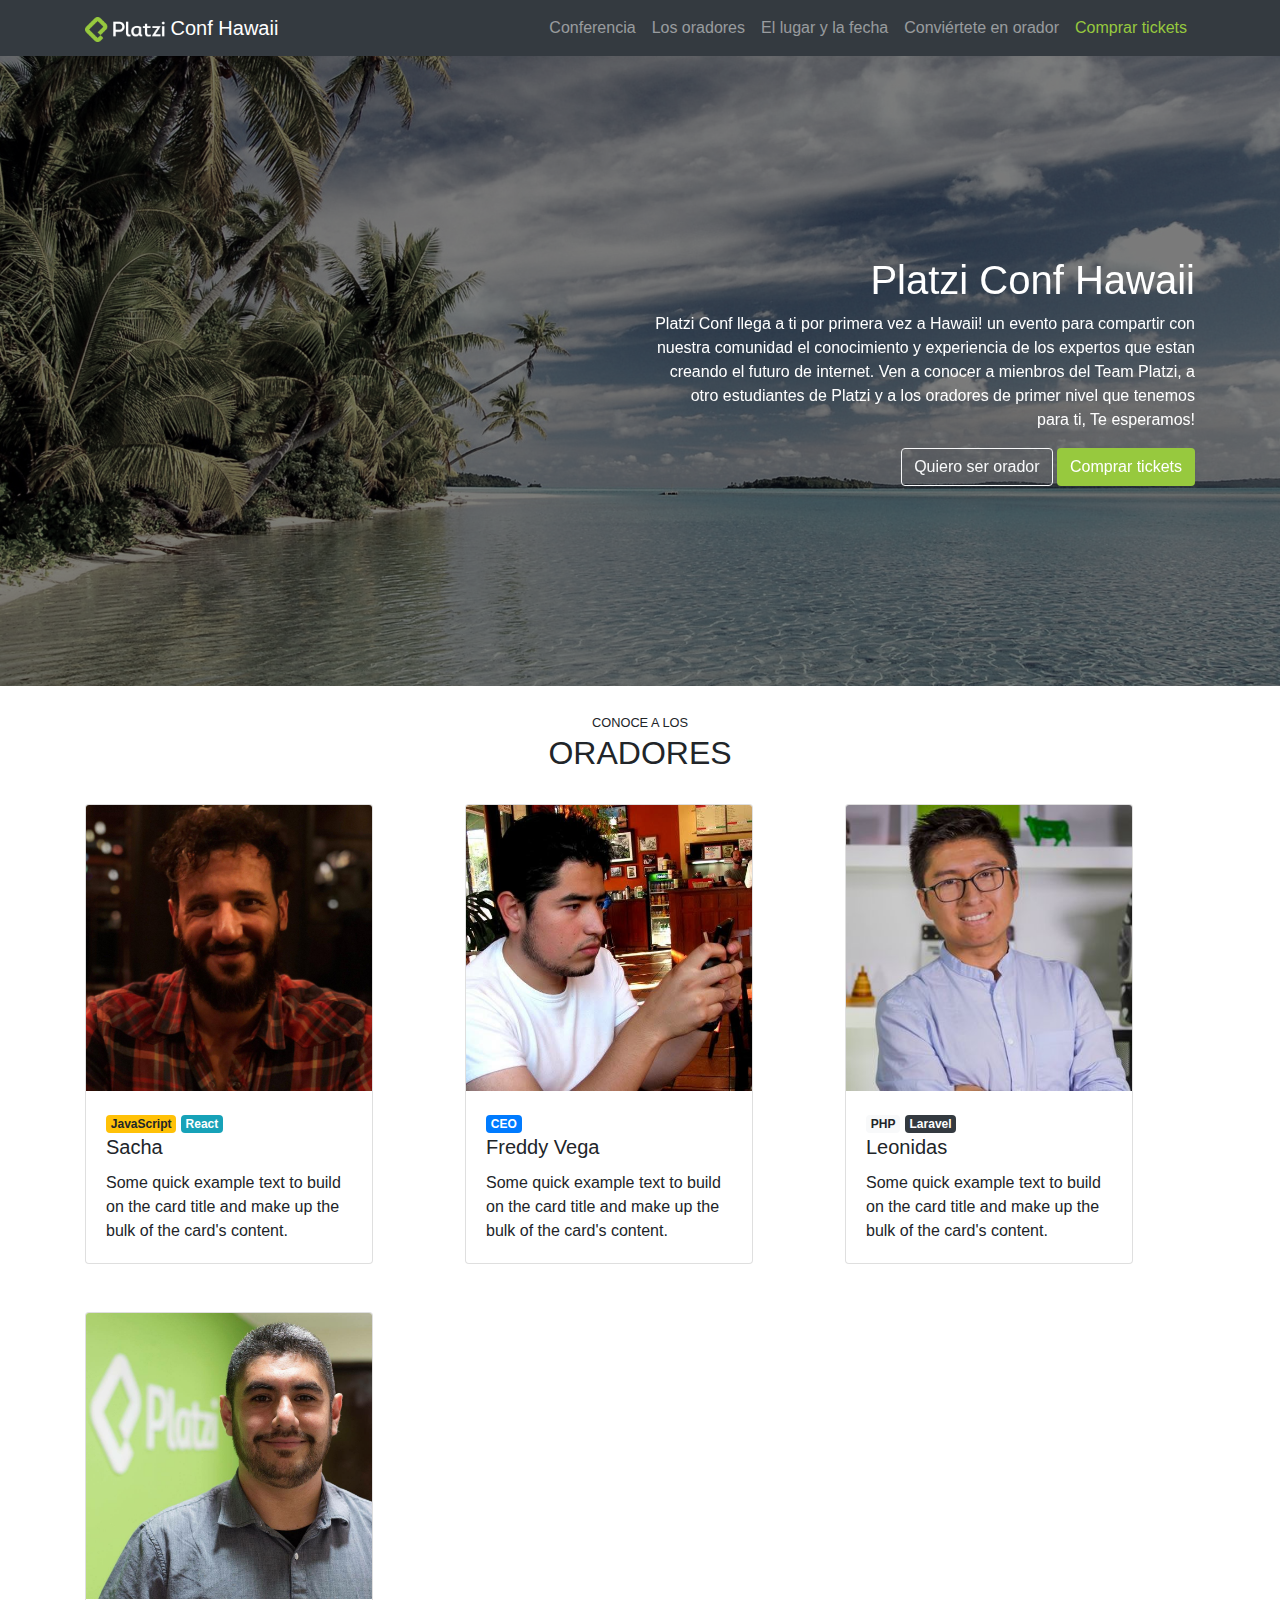
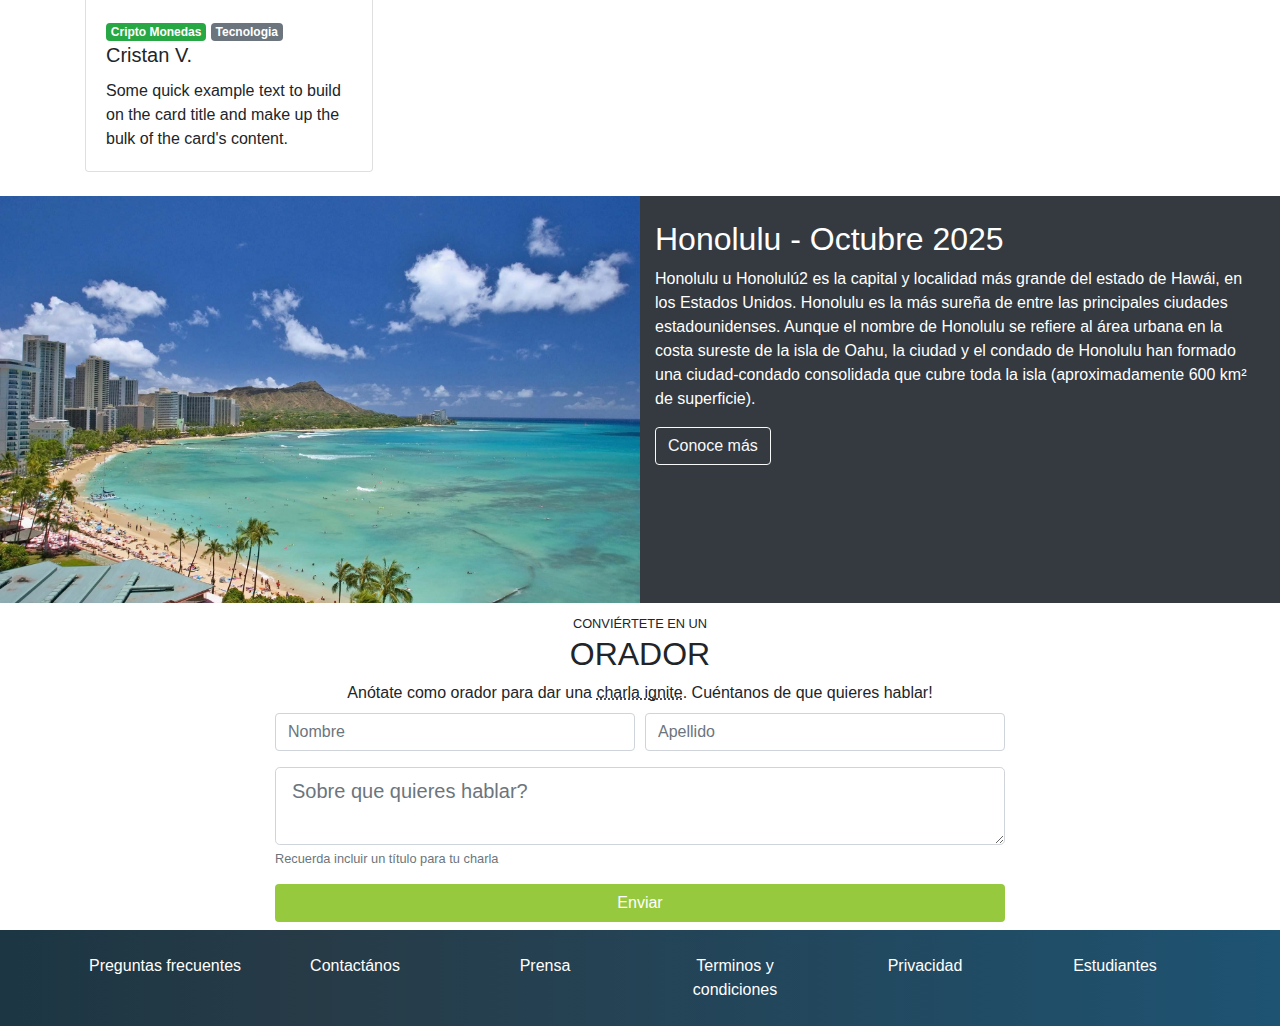
<file: PlatziConf/index.html>
<!doctype html>
<html lang="en">
  <head>
    <!-- Required meta tags -->
    <meta charset="utf-8">
    <meta name="viewport" content="width=device-width, initial-scale=1, shrink-to-fit=no">

    <!-- Bootstrap CSS -->
    <link rel="stylesheet" href="https://stackpath.bootstrapcdn.com/bootstrap/4.4.1/css/bootstrap.min.css" integrity="sha384-Vkoo8x4CGsO3+Hhxv8T/Q5PaXtkKtu6ug5TOeNV6gBiFeWPGFN9MuhOf23Q9Ifjh" crossorigin="anonymous">
    <link rel="stylesheet" type="text/css" href="index.css">

    <title>PlatziConf Hawaii</title>
  </head>
  <body data-spy="scroll" data-target="#navbar" data-offset="57">
    <!--Inicio del Header-->
    <nav id="header" class="navbar navbar-expand-lg navbar-dark bg-dark sticky-top">
      <div class="container">
        <a class="navbar-brand" href="#"><img src="imagenes\platzi-logo.png"> Conf Hawaii</a>
        <button class="navbar-toggler" type="button" data-toggle="collapse" data-target="#navbar" aria-controls="navbarSupportedContent" aria-expanded="false" aria-label="Toggle navigation">
          <span class="navbar-toggler-icon"></span>
        </button>

        <div class="collapse navbar-collapse" id="navbar">
          <ul class="navbar-nav ml-auto">
            <li class="nav-item">
              <a class="nav-link" href="#main">Conferencia</a>
            </li>
            <li class="nav-item">
              <a class="nav-link" href="#speakers">Los oradores</a>
            </li>
            <li class="nav-item">
              <a class="nav-link" href="#place-time">El lugar y la fecha</a>
            </li>
            <li class="nav-item">
              <a class="nav-link" href="#conviertete-en-orador">Conviértete en orador</a>
            </li>          
            <li class="nav-item">
              <a class="nav-link text-platzi" href="#" data-toggle="modal" data-target="#modalCompra">Comprar tickets</a>
            </li>
          </ul>
        </div>
      </div>
    </nav>


<!--Fin del Header-->

<!--Main-->
    <main id="main">
      <div id="carousel" class="carousel slide carousel-fade" data-ride="carousel" data-pause="false">
        <div class="carousel-inner">
          <div class="carousel-item active">
            <img src="imagenes\hawaii.jpg" class="d-block w-100" alt="Hawaii 1">
          </div>
          <div class="carousel-item">
            <img src="imagenes\hawaii2.jpg" class="d-block w-100" alt="Hawaii 2">
          </div>
          <div class="carousel-item">
            <img src="imagenes\hawaii3.jpeg" class="d-block w-100" alt="Hawaii 3">
          </div>
          <div class="overlay">
            <div class="container">
              <div class="row align-items-center">
                <div class="col-md-6 offset-md-6 text-md-right text-center">
                  <h1>Platzi Conf Hawaii</h1>
                  <p class="d-none d-md-block">
                    Platzi Conf llega a ti por primera vez a Hawaii! un evento para compartir con nuestra comunidad el conocimiento
                    y experiencia de los expertos que estan creando el futuro de internet.
                    Ven a conocer a mienbros del Team Platzi, a otro estudiantes de Platzi y a los oradores de primer nivel que tenemos para ti, Te esperamos!
                  </p>
                  <a href="#" class="btn btn-outline-light">Quiero ser orador</a>
                  <button type="button" class="btn btn-platzi" data-toggle="modal" data-target="#modalCompra"> Comprar tickets</button>
                </div>
              </div>
            </div>
          </div>
        </div>
      </div>
    </main>

<!--Termina el main-->

<!-- Spikers -->
  
  <section id="speakers" class="mt-4">
    <div class="container">
      <div class="row">
        <div class="col text-center text-uppercase">
          <small>Conoce a los</small>
          <h2>Oradores</h2>
        </div>
      </div>
        <div class="row">
          <div class="col mt-4 mb-4">
            <div class="card" style="width: 18rem;">
              <img class="card-img-top" src="imagenes/spekers/sacha.jpg" alt="Sacha">
              <div class="card-body">
                
                <div class="badges">
                  <span class="badge badge-warning">JavaScript</span>
                  <span class="badge badge-info">React</span>
                </div>
                <h5 class="card-title">Sacha</h5>
                <p class="card-text">Some quick example text to build on the card title and make up the bulk of the card's content.</p>
              </div>
            </div>
          </div>
          <div class="col mt-4 mb-4">
            <div class="card" style="width: 18rem;">
              <img class="card-img-top" src="imagenes/spekers/freddy.jpeg" alt="Freddy Vega">
              <div class="card-body">
                <div class="badges">
                  <span class="badge badge-primary">CEO</span>
                </div>
                <h5 class="card-title">Freddy Vega</h5>
                <p class="card-text">Some quick example text to build on the card title and make up the bulk of the card's content.</p>
              </div>
            </div>
          </div>
          <div class="col mt-4 mb-4">
            <div class="card" style="width: 18rem;">
              <img class="card-img-top" src="imagenes/spekers/leonidas2.jpeg" alt="Leonidas">
              <div class="card-body">
                <div class="badges">
                  <span class="badge badge-light">PHP</span>
                  <span class="badge badge-dark">Laravel</span>
                </div>
                <h5 class="card-title">Leonidas</h5>
                <p class="card-text">Some quick example text to build on the card title and make up the bulk of the card's content.</p>
              </div>
            </div>
          </div>
          <div class="col mt-4 mb-4">
            <div class="card" style="width: 18rem;">
              <img class="card-img-top" src="imagenes/spekers/cvander.jpeg" alt="Cristan V.">
              <div class="card-body">
                <div class="badges">
                  <span class="badge badge-success">Cripto Monedas</span>
                  <span class="badge badge-secondary">Tecnologia</span>
                </div>
                <h5 class="card-title">Cristan V.</h5>
                <p class="card-text">Some quick example text to build on the card title and make up the bulk of the card's content.</p>
              </div>
            </div>
          </div>
        </div>

    </div>
  </section> 

<!--/Speakers -->

<!-- Lugar y fecha-->
  <section id="place-time">
    <div class="container-fluid">
      <div class="row">
        <div class="col-12 col-lg-6 pl-0 pr-0">
          <img src="imagenes/honolulu.jpg" alt="Honolulu">
        </div>
        <div class="col-12 col-lg-6 pt-4 pb-4">
          <h2>Honolulu - Octubre 2025</h2>
          <p>Honolulu u Honolulú2 es la capital y localidad más grande del estado de Hawái, en los Estados Unidos. Honolulu es la más sureña de entre las principales ciudades estadounidenses. Aunque el nombre de Honolulu se refiere al área urbana en la costa sureste de la isla de Oahu, la ciudad y el condado de Honolulu han formado una ciudad-condado consolidada que cubre toda la isla (aproximadamente 600 km² de superficie).</p>
          <a href="" class="btn btn-outline-light">Conoce más</a>
        </div>
      </div>
    </div>
  </section>
<!-- /Lugar y fecha -->

<!-- Conviertete en orador -->

  <section id="conviertete-en-orador" class="pt-2 pb-2">
    <div class="container">
      <div class="row">
        <div class="col text-uppercase text-center">
          <small>
            Conviértete en un 
          </small>
          <h2>Orador</h2>
        </div>
      </div>
      <div class="row">
        <div class="col text-center">
          Anótate como orador para dar una  <abbr data-toggle="tooltip" title="Charlas de 5 minutos">charla ignite</abbr>.
          Cuéntanos de que quieres hablar!
        </div>
      </div>
      <div class="row">
        <div class="col col-md-10 offset-md-1 col-lg-8 offset-lg-2 pt-2">
          <form>
            <div class="form-row">
              <div class="form-group col-12 col-md-6">
                <input type="text" class="form-control" placeholder="Nombre">
              </div>
              <div class="form-group col-12 col-md-6">
                <input type="text" class="form-control" placeholder="Apellido">
              </div>
            </div>
            <div class="form-row">
              <div class="form-group col">
                <textarea name="text" class="form-control form-control-lg" placeholder="Sobre que quieres hablar?"></textarea>
                <small class="form-text text-muted">
                  Recuerda incluir un título para tu charla
                </small>
              </div>
            </div>
            <div class="form-row">
              <div class="col">
                <button type="button" class="btn btn-platzi btn-block">Enviar</button>
              </div>
            </div>
          </form>
        </div>
      </div>
    </div>
  </section>
<!-- /Conviertete en orador -->


<!--Inicio del Footer-->
    <footer id="footer" class="pb-4 pt-4" >
      <div class="container">
        <div class="row text-center">
          <div class="col-12 col-lg">
            <a href="#">Preguntas frecuentes</a>
          </div>
          <div class="col-12 col-lg">
            <a href="#">Contactános</a>
          </div>
          <div class="col-12 col-lg" >
            <a href="#">Prensa</a>
          </div>
          <div class="col-12 col-lg">
            <a href="#">Terminos y condiciones</a>
          </div>
          <div class="col-12 col-lg">
            <a href="#">Privacidad</a>
          </div>
          <div class="col-12 col-lg" >
            <a href="#">Estudiantes</a>
          </div>
        </div>
      </div>
    </footer>
    <!--fin del Footer-->

    <!-- Modal -->
    <div class="modal fade" id="modalCompra" tabindex="-1" role="dialog" aria-labelledby="exampleModalCenterTitle" aria-hidden="true">
      <div class="modal-dialog modal-dialog-centered" role="document">
        <div class="modal-content">
          <div class="modal-header">
            <h5 class="modal-title" id="exampleModalCenterTitle">Comprar tickets</h5>
            <button type="button" class="close" data-dismiss="modal" aria-label="Close">
              <span aria-hidden="true">&times;</span>
            </button>
          </div>
          <div class="modal-body">
            <form>
              <div class="form-row">
                <div class="form-group col">
                  <div class="input-group mb-3">
                    <div class="input-group-prepend">
                      <span class="input-group-text" id="basic-addon1">@</span>
                    </div>
                    <input type="text" class="form-control" placeholder="Username" aria-label="Username" aria-describedby="basic-addon1">
                  </div>
                </div>
              </div>
            </form>
            <div class="alert alert-warning" role="alert">
              Recibirás un correo de confirmación si sales sorteado
            </div>
          </div>
          <div class="modal-footer">
            <button type="button" class="btn btn-secondary" data-dismiss="modal">Cancelar</button>
            <button type="button" class="btn btn-platzi">Comprar</button>
          </div>
        </div>
      </div>
    </div>

    <!-- /Modal -->

    <!-- Optional JavaScript -->
    <!-- jQuery first, then Popper.js, then Bootstrap JS -->
    <script src="https://code.jquery.com/jquery-3.4.1.slim.min.js" integrity="sha384-J6qa4849blE2+poT4WnyKhv5vZF5SrPo0iEjwBvKU7imGFAV0wwj1yYfoRSJoZ+n" crossorigin="anonymous"></script>
    <script src="https://cdn.jsdelivr.net/npm/popper.js@1.16.0/dist/umd/popper.min.js" integrity="sha384-Q6E9RHvbIyZFJoft+2mJbHaEWldlvI9IOYy5n3zV9zzTtmI3UksdQRVvoxMfooAo" crossorigin="anonymous"></script>
    <script src="https://stackpath.bootstrapcdn.com/bootstrap/4.4.1/js/bootstrap.min.js" integrity="sha384-wfSDF2E50Y2D1uUdj0O3uMBJnjuUD4Ih7YwaYd1iqfktj0Uod8GCExl3Og8ifwB6" crossorigin="anonymous"></script>
    <script type="text/javascript" src="index.js"></script>
  </body>
</html>
</file>
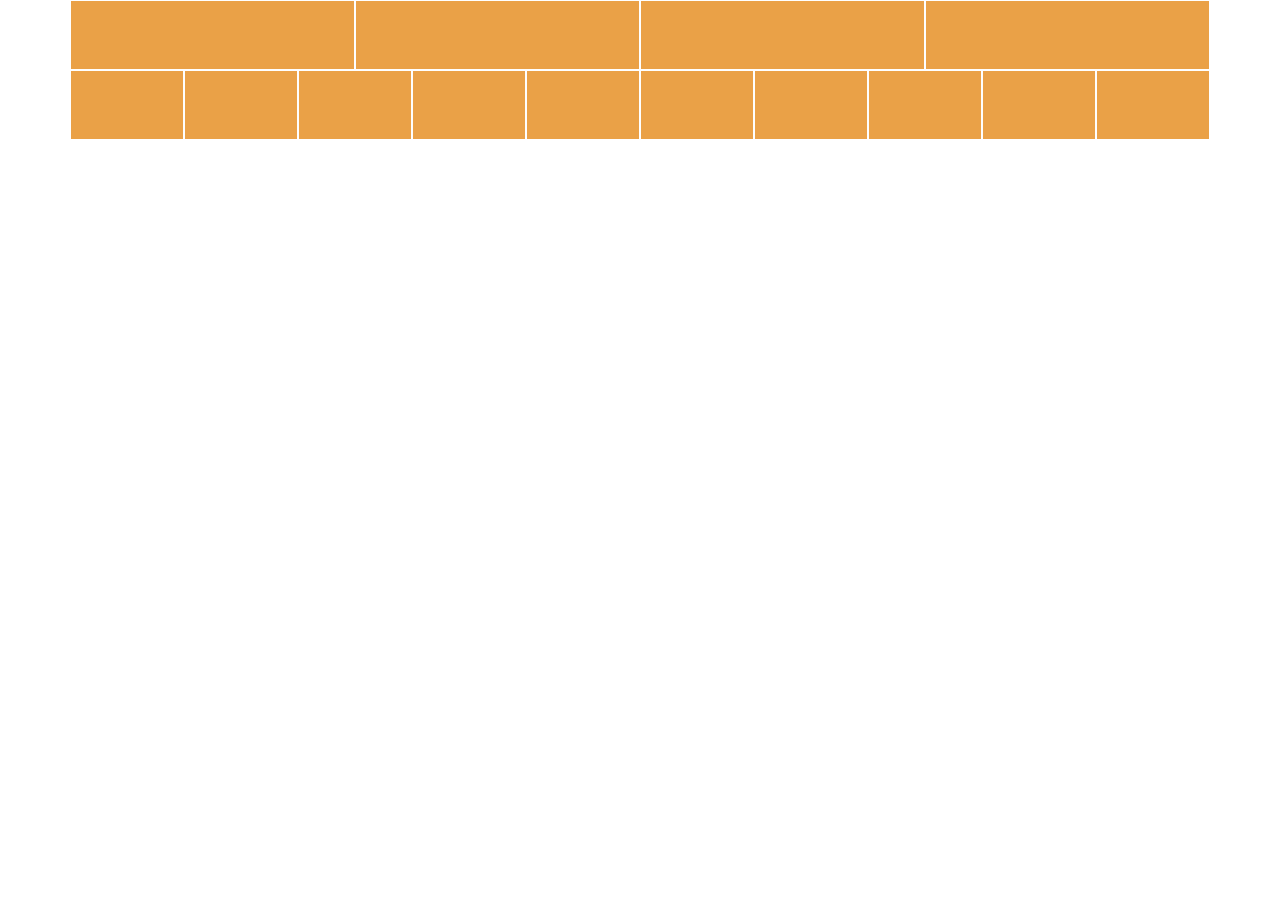
<file: grilla-boostrap/reto2.html>
<!doctype html>
<html lang="en">
  <head>
    <!-- Required meta tags -->
    <meta charset="utf-8">
    <meta name="viewport" content="width=device-width, initial-scale=1, shrink-to-fit=no">

    <!-- Bootstrap CSS -->
    <link rel="stylesheet" href="https://stackpath.bootstrapcdn.com/bootstrap/4.4.1/css/bootstrap.min.css" integrity="sha384-Vkoo8x4CGsO3+Hhxv8T/Q5PaXtkKtu6ug5TOeNV6gBiFeWPGFN9MuhOf23Q9Ifjh" crossorigin="anonymous">
    <style>
      .row{
       
      }
      .col-12{
        border: 1px solid white;
         height:70px;background:#EAA147;
      }
      .col-6{
        border: 1px solid white;
         height:70px;background:#EAA147;
      }
    </style>

    <title>Tablas Grilla</title>
  </head>
  <body>
      <div class="container" >
        <div class="row">
          <div class="col-6 col-md">
          </div>

          <div class="col-6 col-md">
          </div>

          <div class="col-6 col-md">
          </div>

          <div class="col-6 col-md">
          </div>

        </div>


        <div class="row">
          <div class="col-12 col-md-6 col-lg">
          </div>

          <div class="col-12 col-md-6 col-lg">
          </div>

          <div class="col-12 col-md-6 col-lg">
          </div>

          <div class="col-12 col-md-6 col-lg">
          </div>

          <div class="col-12 col-md-6 col-lg">
          </div>

          <div class="col-12 col-md-6 col-lg">
          </div>

          <div class="col-12 col-md-6 col-lg">
          </div>

          <div class="col-12 col-md-6 col-lg">
          </div>

          <div class="col-12 col-md-6 col-lg">
          </div>

          <div class="col-12 col-md-6 col-lg">
          </div>

        </div>
      </div>

    <!-- Optional JavaScript -->
    <!-- jQuery first, then Popper.js, then Bootstrap JS -->
    <script src="https://code.jquery.com/jquery-3.4.1.slim.min.js" integrity="sha384-J6qa4849blE2+poT4WnyKhv5vZF5SrPo0iEjwBvKU7imGFAV0wwj1yYfoRSJoZ+n" crossorigin="anonymous"></script>
    <script src="https://cdn.jsdelivr.net/npm/popper.js@1.16.0/dist/umd/popper.min.js" integrity="sha384-Q6E9RHvbIyZFJoft+2mJbHaEWldlvI9IOYy5n3zV9zzTtmI3UksdQRVvoxMfooAo" crossorigin="anonymous"></script>
    <script src="https://stackpath.bootstrapcdn.com/bootstrap/4.4.1/js/bootstrap.min.js" integrity="sha384-wfSDF2E50Y2D1uUdj0O3uMBJnjuUD4Ih7YwaYd1iqfktj0Uod8GCExl3Og8ifwB6" crossorigin="anonymous"></script>
  </body>
</html>
</file>
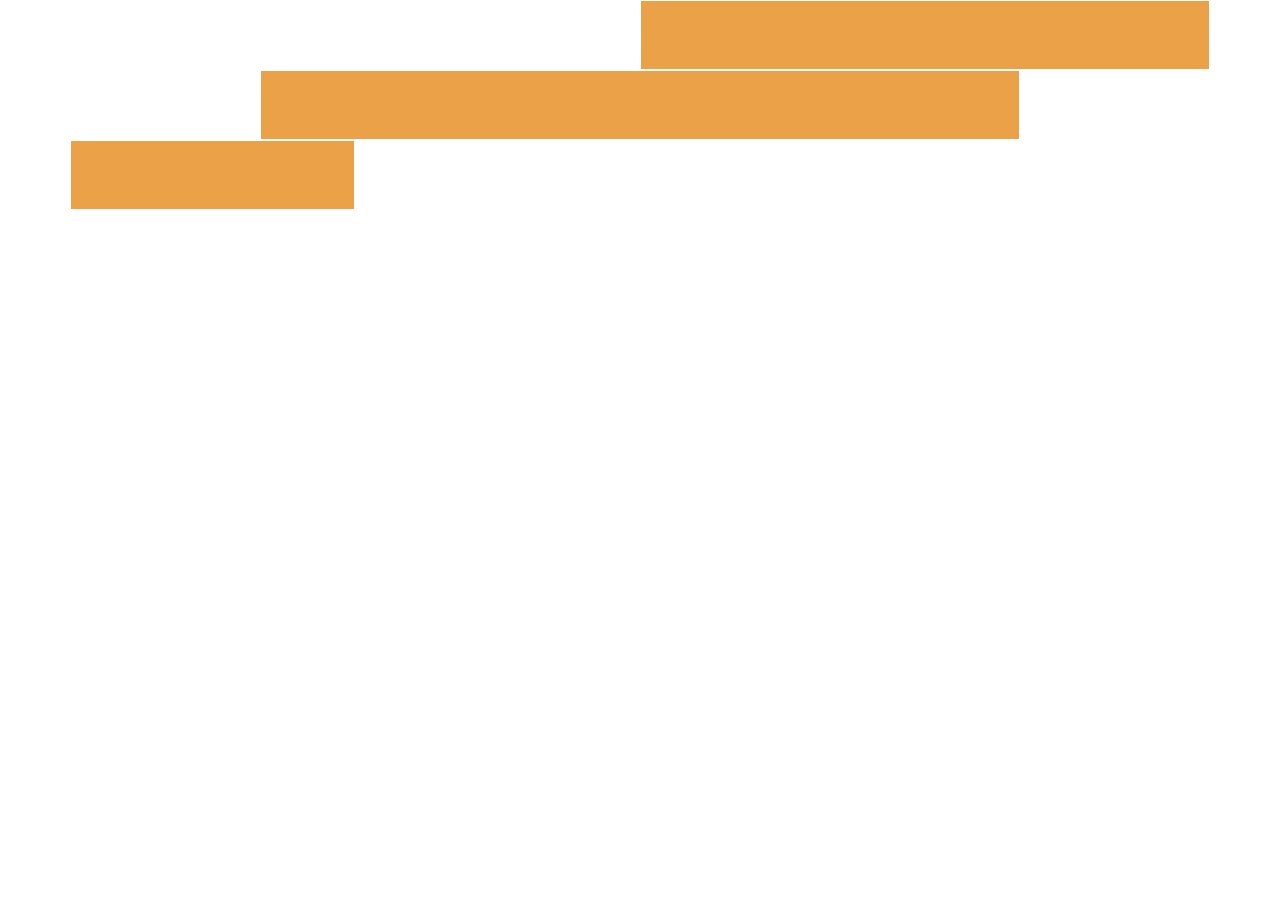
<file: grilla-boostrap/reto3.html>
<!doctype html>
<html lang="en">
  <head>
    <!-- Required meta tags -->
    <meta charset="utf-8">
    <meta name="viewport" content="width=device-width, initial-scale=1, shrink-to-fit=no">

    <!-- Bootstrap CSS -->
    <link rel="stylesheet" href="https://stackpath.bootstrapcdn.com/bootstrap/4.4.1/css/bootstrap.min.css" integrity="sha384-Vkoo8x4CGsO3+Hhxv8T/Q5PaXtkKtu6ug5TOeNV6gBiFeWPGFN9MuhOf23Q9Ifjh" crossorigin="anonymous">
    <style>
      .row{
       
      }
      .col-md-6{
        border: 1px solid white;
         height:70px;background:#EAA147;
      }
      .col-md-8{
        border: 1px solid white;
         height:70px;background:#EAA147;
      }
      .col-md-3{
        border: 1px solid white;
         height:70px;background:#EAA147;
      }
    </style>

    <title>Tablas Grilla</title>
  </head>
  <body>
    <div class="container">
      <div class="row">
        <div class="col-md-6 offset-md-6 col"></div>
      </div>
      <div class="row">
        <div class="col-md-8 offset-md-2 col-8"></div>
      </div>
      <div class="row">
        <div class=" col-3 col-md-3 offset-md-0 offset-9"></div>
      </div>
    </div>
    <!-- Optional JavaScript -->
    <!-- jQuery first, then Popper.js, then Bootstrap JS -->
    <script src="https://code.jquery.com/jquery-3.4.1.slim.min.js" integrity="sha384-J6qa4849blE2+poT4WnyKhv5vZF5SrPo0iEjwBvKU7imGFAV0wwj1yYfoRSJoZ+n" crossorigin="anonymous"></script>
    <script src="https://cdn.jsdelivr.net/npm/popper.js@1.16.0/dist/umd/popper.min.js" integrity="sha384-Q6E9RHvbIyZFJoft+2mJbHaEWldlvI9IOYy5n3zV9zzTtmI3UksdQRVvoxMfooAo" crossorigin="anonymous"></script>
    <script src="https://stackpath.bootstrapcdn.com/bootstrap/4.4.1/js/bootstrap.min.js" integrity="sha384-wfSDF2E50Y2D1uUdj0O3uMBJnjuUD4Ih7YwaYd1iqfktj0Uod8GCExl3Og8ifwB6" crossorigin="anonymous"></script>
  </body>
</html>
</file>
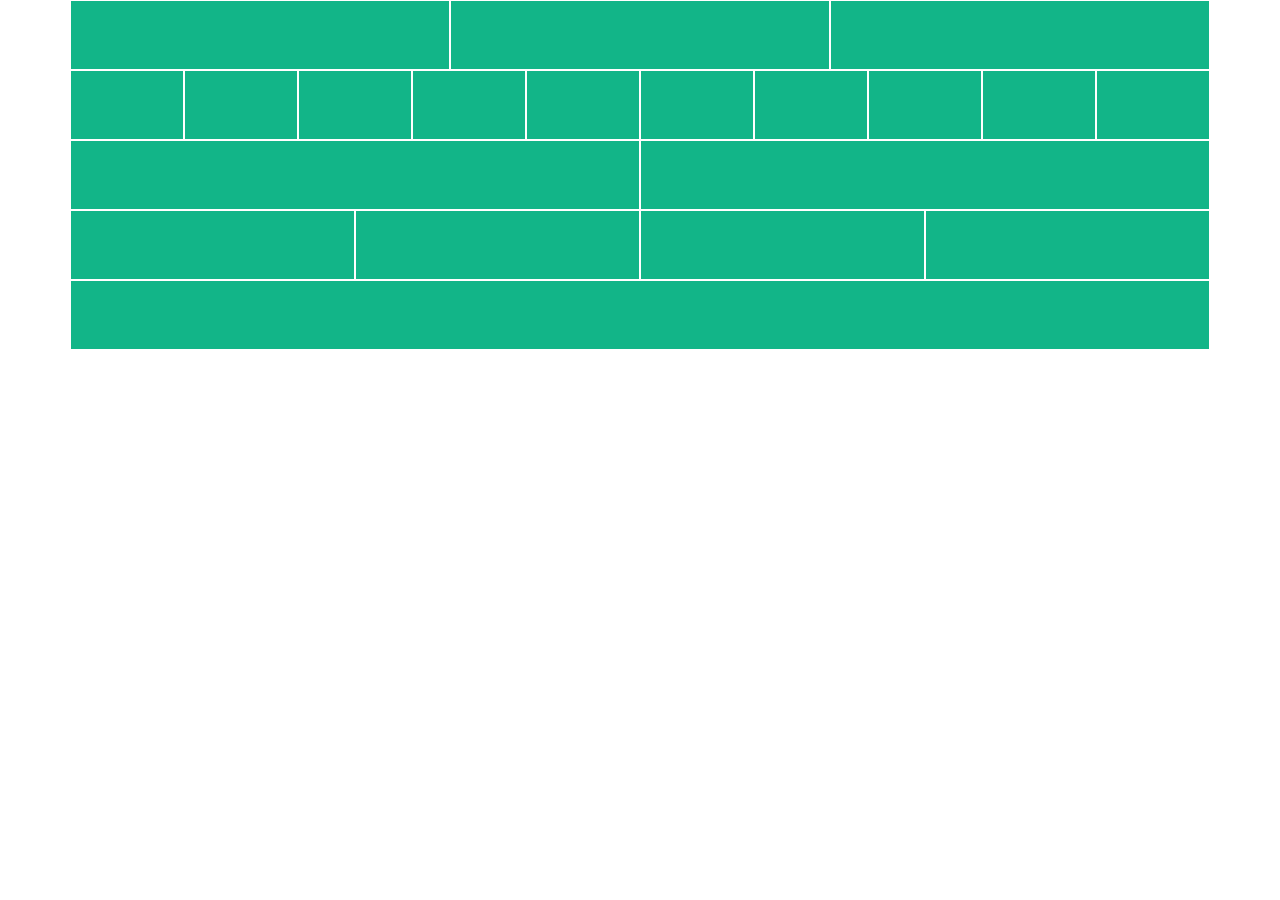
<file: grilla-boostrap/retoGrilla.html>
<!doctype html>
<html lang="en">
  <head>
    <!-- Required meta tags -->
    <meta charset="utf-8">
    <meta name="viewport" content="width=device-width, initial-scale=1, shrink-to-fit=no">

    <!-- Bootstrap CSS -->
    <link rel="stylesheet" href="https://stackpath.bootstrapcdn.com/bootstrap/4.4.1/css/bootstrap.min.css" integrity="sha384-Vkoo8x4CGsO3+Hhxv8T/Q5PaXtkKtu6ug5TOeNV6gBiFeWPGFN9MuhOf23Q9Ifjh" crossorigin="anonymous">
    <style>
      .row{
        height:70px;background:#12B588;
      }
      .col{
        border: 1px solid white;
      }
    </style>

    <title>Tablas Grilla</title>
  </head>
  <body>
      <div class="container" >
        <div class="row">

          <div class="col"  >
            <h1></h1>
          </div>
          <div class="col">
            
          </div>
          <div class="col">
            
          </div>
        </div>
        <div class="row">
          <div class="col">
            <h1></h1>
          </div>
          <div class="col">
            
          </div>
          <div class="col">
            
          </div>
          <div class="col">
            
          </div>
          <div class="col">
            
          </div>
          <div class="col">
          
          </div>
          <div class="col">
            
          </div>
          <div class="col">
            
          </div>
          <div class="col">
            
          </div>
          <div class="col">
            
          </div>
        </div>

        <div class="row">
          <div class="col">
            <h1></h1>
          </div>
          <div class="col">
            
          </div>
        </div>

        <div class="row">
          <div class="col">
            <h1></h1>
          </div>
          <div class="col">
            
          </div>
          <div class="col">
            
          </div>
          <div class="col">
            
          </div>
        </div>

        <div class="row">
          <div class="col">
            <h1></h1>
          </div>
        </div>
      </div>

    <!-- Optional JavaScript -->
    <!-- jQuery first, then Popper.js, then Bootstrap JS -->
    <script src="https://code.jquery.com/jquery-3.4.1.slim.min.js" integrity="sha384-J6qa4849blE2+poT4WnyKhv5vZF5SrPo0iEjwBvKU7imGFAV0wwj1yYfoRSJoZ+n" crossorigin="anonymous"></script>
    <script src="https://cdn.jsdelivr.net/npm/popper.js@1.16.0/dist/umd/popper.min.js" integrity="sha384-Q6E9RHvbIyZFJoft+2mJbHaEWldlvI9IOYy5n3zV9zzTtmI3UksdQRVvoxMfooAo" crossorigin="anonymous"></script>
    <script src="https://stackpath.bootstrapcdn.com/bootstrap/4.4.1/js/bootstrap.min.js" integrity="sha384-wfSDF2E50Y2D1uUdj0O3uMBJnjuUD4Ih7YwaYd1iqfktj0Uod8GCExl3Og8ifwB6" crossorigin="anonymous"></script>
  </body>
</html>
</file>
<file: PlatziConf/index.css>
.text-platzi {
	color: #97c93e !important;
}

.btn-platzi{
	background-color: #97c93e;
	color: white;
}

.btn-platzi:hover{
	background-color: #82ad36;
	color: white;
}
#header img{
	width: 80px;
}

#main .carousel-inner img{
	max-height: 70vh;
	object-fit: cover;
	filter: grayscale(70%);
}

#carousel {
	position: relative;
}

#carousel .overlay{
	z-index: 1;
	position: absolute;
	top: 0;
	bottom: 0;
	left: 0;
	right: 0;
	background-color: rgba(0, 0, 0, 0.5);
	color: white;
}

#carousel .overlay .container,
#carousel .overlay .row{
	height: 100%;
}

#place-time{
	background-color: #343a40;
	color: white;
}

#place-time img{
	max-width: 100%;
}

#footer {
	 background: linear-gradient(90deg, #1c3643, #273b47 25%, #1e5372);
}

#footer a{
	color: white;
}
</file>
